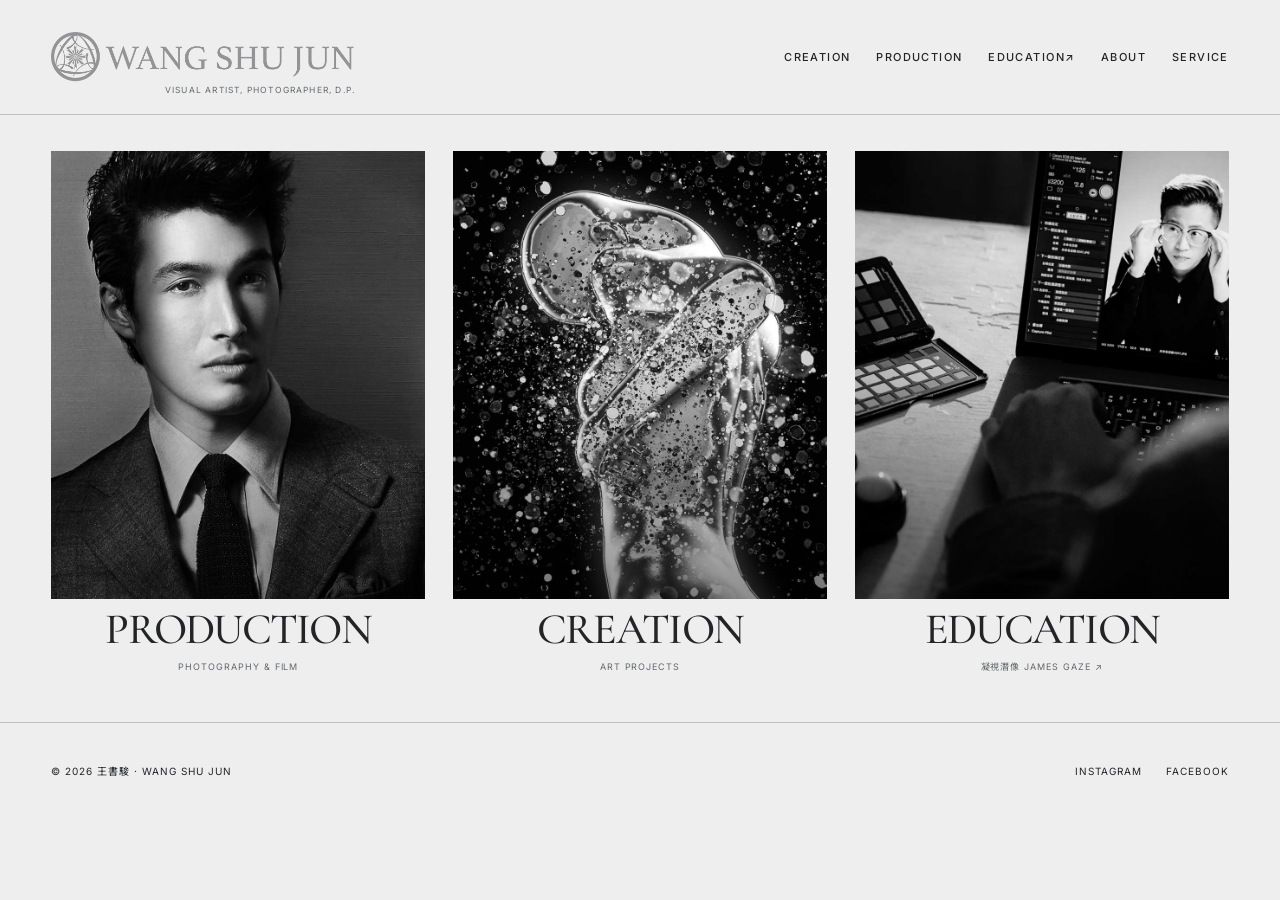
<file: index.html>
<!doctype html>
<html lang="zh-Hant">
  <head>
    <meta charset="UTF-8" />

    <!-- Google Analytics 4：把作品集的評估 ID（G- 開頭）貼進 GA_ID；留空＝不啟用，本機預覽也不會送資料 -->
    <script>
      (function () {
        var GA_ID = "G-8NMYYFVN35";
        var h = location.hostname;
        if (!GA_ID || !h || h === "localhost" || h === "127.0.0.1" || /^(192\.168|10)\./.test(h) || /\.local$/.test(h)) return;
        var s = document.createElement("script");
        s.async = true;
        s.src = "https://www.googletagmanager.com/gtag/js?id=" + GA_ID;
        document.head.appendChild(s);
        window.dataLayer = window.dataLayer || [];
        window.gtag = function () { window.dataLayer.push(arguments); };
        window.gtag("js", new Date());
        window.gtag("config", GA_ID, {
          send_page_view: false,
          allow_google_signals: false,
          allow_ad_personalization_signals: false
        });
      })();
    </script>

    <meta name="viewport" content="width=device-width, initial-scale=1.0" />
    <meta name="description" content="WANG SHU JUN — Visual Artist, Photographer, D.P." />
    <meta property="og:type" content="website" />
    <meta property="og:title" content="WANG SHU JUN — Visual Artist" />
    <meta property="og:description" content="WANG SHU JUN — Visual Artist, Photographer, D.P." />
    <meta property="og:url" content="https://jamesvivi.github.io/portfolio/" />
    <meta property="og:image" content="https://jamesvivi.github.io/portfolio/assets/covers/production.jpg" />
    <meta name="twitter:card" content="summary_large_image" />
    <title>WANG SHU JUN — Visual Artist</title>
    <link rel="icon" href="./assets/logo1.png" />
    <link rel="preconnect" href="https://fonts.googleapis.com" />
    <link rel="preconnect" href="https://fonts.gstatic.com" crossorigin />
    <link href="https://fonts.googleapis.com/css2?family=Cormorant+Garamond:wght@400;500;600&family=Inter:wght@400;500;600&family=Noto+Sans+TC:wght@400;500&family=Noto+Serif+TC:wght@400;500&display=swap" rel="stylesheet" />
    <link rel="stylesheet" href="styles.css" />
  </head>
  <body>
    <a class="skip-link" href="#app">跳至主要內容</a>
    <header class="site-header" id="site-header"></header>
    <main id="app" tabindex="-1"></main>
    <footer class="site-footer" id="site-footer"></footer>
    <noscript>
      <p style="padding: 2rem; color: inherit;">此網站需要啟用 JavaScript 才能顯示作品。<br />This site requires JavaScript to display the portfolio.</p>
    </noscript>
    <script type="module" src="app.js"></script>
  </body>
</html>
</file>
<file: styles.css>
:root{--bg:#eeeeee;--ink:#222426;--muted:#62686c;--line:#b9c0c5;
    --serif:"Cormorant Garamond", "Noto Serif TC", Georgia, serif;--sans:"Inter","Noto Sans TC",sans-serif;
    --side:clamp(1.25rem,4vw,5rem)}*{box-sizing:border-box}html{background:var(--bg);
    scroll-behavior:smooth}body{margin:0;color:var(--ink);
    font-family:var(--sans);font-size:15px;line-height:1.7}.skip-link{position:fixed;
    top:0;left:0;transform:translateY(-120%);z-index:100;background:#fff;
    color:#000;padding:.7rem 1rem}.skip-link:focus{transform:translateY(0)}a{color:inherit;
    text-decoration:none}

/* 全站 1920px 寬度限制與置中 */
.site-header, .site-footer, .home-hero, .listing, .text-page, .project {
    max-width: 1920px;
    margin-left: auto;
    margin-right: auto;
}

/* 桌機與平板版面：固定 Header 高度與上下空間，避免因 RWD 亂跳 */
.site-header{height:7.2rem;padding:0 var(--side);
    display:flex;align-items:center;justify-content:space-between;gap:1rem;
    position:sticky!important;top:0;z-index:20;background:rgba(238,238,238,.94)!important;border-bottom:1px solid var(--line);backdrop-filter:blur(14px)}

/* Brand 區塊：利用 flex 與固定 gap，鎖死 Logo 與小字的相對位置不變 */
.brand{position:static;transform:none;display:inline-flex;flex-direction:column;align-items:flex-end;justify-content:center;margin:0!important;z-index:2}
.brand span{display:none!important}
.brand img{display:block!important;width:auto;height:4.8rem!important;max-width:19rem!important;object-fit:contain;margin:0!important;filter:contrast(110%) brightness(80%)!important}
.brand .logo-mobile{display:none!important}
.brand small{display:block!important;font-size:8.5px;letter-spacing:0.14em;text-transform:uppercase;color:var(--muted)!important;width:100%;text-align:right;margin-top:-10px!important;line-height:1;font-family:var(--sans)}


.site-header nav{display:flex;align-items:center;gap:clamp(.9rem,2vw,2rem);font-size:11px;letter-spacing:.13em;text-transform:uppercase;font-weight:500;position:relative;z-index:3}
.site-header nav > a, .nav-menu .nav-parent{display:inline-flex;align-items:center;height:2.5rem;line-height:1;transition:opacity .2s}
.site-header nav a:hover{opacity:.5}.site-header i,.email-link i{font-style:normal}

/* 漢堡三條線按鈕樣式 */
.menu-toggle{display:none;background:none;border:0;width:2.4rem;height:2.4rem;padding:0;cursor:pointer;flex-direction:column;justify-content:center;align-items:center;gap:5px;z-index:3}
.hamburger-bar{display:block;width:1.6rem;height:2px;background:var(--ink);transition:transform .3s, opacity .3s}

.site-footer{padding:2.5rem var(--side);display:flex;justify-content:space-between;align-items:center;border-top:1px solid var(--line);font-size:10px;letter-spacing:.1em;text-transform:uppercase}
.site-footer p{margin:0}.site-footer div{display:flex;gap:1.5rem}

.home-hero{min-height:auto;padding:clamp(1.5rem,4vh,4rem) var(--side) clamp(2rem,5vh,5rem);display:flex;align-items:center}
.home-intro{display:none!important}
.portal-grid{display:grid;grid-template-columns:repeat(3,1fr);gap:clamp(1rem,2.2vw,4rem);max-width:1800px;width:100%;margin:auto}
.portal-card{display:block;min-width:0;text-align:center}

.portal-image{height:clamp(15rem, 35vw, 40rem);display:block;background:#7c8284 center/cover no-repeat;filter:grayscale(1);transition:filter .45s,transform .5s}

.portal-card:hover .portal-image{filter:grayscale(.15);transform:scale(.985)}
.portal-label{font:500 clamp(1.8rem,3.4vw,4.5rem)/.8 var(--serif);letter-spacing:-.04em;text-transform:uppercase;display:block;margin:.8rem 0 .3rem}
.portal-card small{font-size:9px;letter-spacing:.11em;text-transform:uppercase;color:var(--muted)}

.listing,.text-page,.project{padding:clamp(3rem,8vh,8rem) var(--side);min-height:65vh}
.eyebrow{font-size:10px;letter-spacing:.18em;text-transform:uppercase;color:var(--muted);margin:0 0 1rem}
.listing h1,.text-page h1,.project-heading h1,.not-found h1{font:500 clamp(3.7rem,8vw,10rem)/.78 var(--serif);letter-spacing:-.06em;text-transform:uppercase;margin:0;color:var(--ink)}
.project-index{margin-top:clamp(4rem,10vh,10rem);border-top:1px solid var(--line)}
.project-link{display:flex;align-items:center;justify-content:space-between;padding:1.3rem 0;border-bottom:1px solid var(--line);font:500 clamp(2rem,4vw,4.7rem)/1 var(--serif);letter-spacing:-.04em}
.project-link i{font:400 1.3rem var(--sans);transition:transform .2s}
.project-link:hover i{transform:translateX(.5rem)}
.project-heading{margin-bottom:clamp(3rem,7vh,7rem)}
.project-heading>p:last-child{margin:.9rem 0 0;color:var(--muted);font-size:11px;letter-spacing:.15em}

/* 經典有韻律感的多欄瀑布流（搭配 iOS 支援優化） */
.masonry{columns:3 20rem;column-gap:1.3rem;width:100%}
.masonry-item{display:block;margin:0;padding:0 0 1.3rem;break-inside:avoid;-webkit-column-break-inside:avoid;page-break-inside:avoid}
.media-button{padding:0;margin:0;border:0;background:none;display:block;width:100%;cursor:zoom-in}
.media-button img{display:block;width:100%;height:auto}

.storyboard{width:min(100%,1000px);margin:auto;display:grid;gap:clamp(2rem,7vw,8rem)}
.storyboard img,.storyboard video{width:100%;max-height:90svh;object-fit:contain;background:#c8cdd0}

.video{display:block!important;aspect-ratio:auto!important}
.video-frame{position:relative;width:100%;aspect-ratio:16/9}
.video-frame iframe{position:absolute;inset:0;width:100%;height:100%;border:0}
.video-gallery{width:min(100%,1500px)!important;grid-template-columns:repeat(2,minmax(0,1fr));align-items:start;gap:clamp(.9rem,1.4vw,1.5rem)!important}
.video-gallery .video{width:100%}
.video-facade{position:absolute;inset:0;width:100%;height:100%;padding:0;margin:0;border:0;background:#000;cursor:pointer;overflow:hidden;display:block}
.video-facade img{display:block;width:100%;height:100%;object-fit:cover}
.video-play{position:absolute;left:50%;top:50%;width:4rem;height:4rem;margin:-2rem 0 0 -2rem;border-radius:50%;background:rgba(238,238,238,.92);box-shadow:0 .2rem .8rem rgba(0,0,0,.25)}
.video-play::after{content:"";position:absolute;left:50%;top:50%;margin:-.6rem 0 0 -.35rem;border-style:solid;border-width:.6rem 0 .6rem 1rem;border-color:transparent transparent transparent #111}
.video-gallery>img{grid-column:1/-1}

/* 輪播滑軌與箭頭 */
.slider{position:relative;min-height:0!important;display:block!important;padding:0 2.5rem;overflow:hidden}
.slide-track{display:flex;gap:0.75rem;overflow-x:auto;scroll-snap-type:x mandatory;scroll-behavior:smooth;scrollbar-width:none}
.slide-track::-webkit-scrollbar{display:none}
.slide-track .slide{display:block!important;flex:0 0 auto;width:auto;height:auto!important;margin:0;scroll-snap-align:start}
.slide-track .slide img{display:block;width:auto!important;height:72svh!important;max-width:none!important;max-height:none!important;object-fit:contain}
.slider .slide-control{position:absolute;top:50%;transform:translateY(-50%);border:0!important;border-radius:50%!important;background:rgba(238,238,238,0.9)!important;width:3rem!important;height:3rem!important;display:grid;place-items:center;font-size:1.4rem!important;cursor:pointer;z-index:2;box-shadow:0 .2rem .8rem rgba(0,0,0,.12)!important;color:#111!important}
.slider .slide-control.previous{left:0!important}
.slider .slide-control.next{right:0!important}
.slide-count{display:none!important}

.empty-state{border:1px dashed var(--line);padding:3rem;text-align:center;color:var(--muted)}
.empty-state p{margin:0}.empty-state code{font-size:12px}

.text-page{max-width:1100px}
.text-page .lead{margin:3rem 0;font-size:12px;letter-spacing:.1em}
.text-page>p:not(.eyebrow):not(.lead):not(.placeholder){max-width:48rem;font-size:17px}
.placeholder{color:var(--muted);font-size:13px}

.process{list-style:none;padding:0;margin:4rem 0}
.process li{display:grid;grid-template-columns:4rem 1fr;gap:1rem;padding:1.5rem 0!important;border-top:1px solid var(--line);font-size:clamp(1.4rem,2.6vw,2.6rem);font-family:var(--serif)}
.process li:last-child{border-bottom:1px solid var(--line)}
.process b{font:400 10px var(--sans);vertical-align:middle;margin-right:2rem;letter-spacing:.1em}
.process li p{margin:.45rem 0 0;color:var(--muted);font:14px/1.8 var(--sans)}
.process strong{font-weight:500}

.email-link{font:500 clamp(1.8rem,4vw,4rem)/1 var(--serif);border-bottom:1px solid}
.not-found{min-height:60vh;padding:10rem var(--side)}
.lightbox{width:100vw;height:100svh;max-width:none;max-height:none;margin:0;border:0;background:rgba(15,16,17,.95);padding:4rem;place-items:center}
.lightbox[open]{display:grid}
.lightbox img{max-width:100%;max-height:100%;object-fit:contain}
.lightbox button{position:absolute;border:0;color:#fff;background:none;font-size:2rem;cursor:pointer}
.lightbox .close{top:1rem;right:2rem}
.lightbox .previous{left:1rem;top:50%}
.lightbox .next{right:1rem;top:50%}

/* Header hover menu (桌機) */
.nav-menu{position:relative;display:inline-flex;align-items:center}
.nav-menu summary{list-style:none;cursor:pointer}
.nav-menu>.nav-submenu{display:none!important;position:absolute!important;top:100%!important;left:-.5rem!important;min-width:11rem!important;padding:.4rem 0!important;background:#eee;border:0!important;box-shadow:none!important;z-index:30}
.nav-menu.submenu-open>.nav-submenu{display:block!important}
@media (hover:hover) and (pointer:fine){.nav-menu:hover>.nav-submenu,.nav-menu:focus-within>.nav-submenu{display:block!important}}
.nav-menu>.nav-submenu a{display:block;padding:.3rem .5rem!important;font-size:10px;letter-spacing:.09em;text-transform:none;line-height:1.35!important}

/* About 頁面樣式調整 */
.about-intro{display:grid;grid-template-columns:minmax(14rem,1fr) minmax(16rem,1fr);gap:clamp(2rem,5vw,6rem);align-items:start;margin-top:3rem}
.about-intro .about-portrait{width:100%;margin:0;display:block;filter:grayscale(1)}
.about-copy h2{font-family:var(--serif);font-weight:500;font-size:clamp(1.44rem,2.16vw,1.98rem);letter-spacing:.04em;margin:0 0 .6rem;color:var(--ink)}
.about-role{font-family:var(--serif);font-size:11.7px;letter-spacing:.12em;line-height:1.6;color:var(--ink);margin:0 0 2rem!important;padding-bottom:1.5rem;border-bottom:1px solid var(--line)}
.about-body p{color:var(--muted)!important;font-size:14px;line-height:1.95;margin:0 0 1.3rem!important}
.about-body p:last-child{margin-bottom:0!important}
.bio-list{margin-top:4rem;padding-top:2rem;border-top:1px solid var(--line)}
.bio-list h2{font:500 2rem var(--serif);margin:2rem 0 .5rem;color:var(--ink)}
.bio-list p{font-size:14px;line-height:2;color:var(--muted)!important}
.contact-intro{margin-top:3rem}

.project-description{max-width:48rem;margin-top:2.5rem;padding-left:1.25rem;border-left:1px solid var(--ink)}
.project-description p{margin:0 0 1rem;font-size:14px;line-height:1.85}
.project-description p:last-child{margin-bottom:0;color:var(--muted)}

/* 平板與手機響應式調整 (Max-width: 1024px) */
@media(max-width:1024px){
  .site-header{height:5.5rem;padding:0 var(--side);position:relative;justify-content:flex-end;backdrop-filter:none;-webkit-backdrop-filter:none}
  
  .brand{position:absolute;left:var(--side);transform:none;align-items:flex-start!important;justify-content:center!important;gap:2px!important}
  .brand .logo-desktop{display:none!important}
  .brand .logo-mobile{display:block!important;height:2.8rem!important;max-width:14rem!important}
  .brand small{display:none!important}
  
  .menu-toggle{display:flex;position:relative;z-index:3}
  
  .site-header nav{display:none;position:absolute;z-index:10;left:0;right:0;top:5.5rem;padding:1.8rem var(--side) 2.2rem;background:var(--bg);flex-direction:column;border-bottom:1px solid var(--line);align-items:center!important;text-align:center!important;font-size:14px!important;gap:1.2rem}
  .site-header.menu-open nav{display:flex}

  .nav-menu{display:flex;flex-direction:column;align-items:center;width:100%}
  .nav-menu>.nav-submenu{display:none!important;position:static!important;flex-direction:column;align-items:center;margin-top:0.4rem;background:transparent!important;box-shadow:none!important;border:0!important}
  .nav-menu.submenu-open>.nav-submenu{display:flex!important}
  .nav-menu>.nav-submenu a{font-size:12.5px!important;padding:0.3rem 0!important;color:var(--muted)}
  
  .site-footer{flex-direction:column;gap:1rem;text-align:center}
  .site-footer div{justify-content:center}
  .home-hero{padding-top:2rem}
  .portal-grid{grid-template-columns:1fr;gap:2.5rem;max-width:30rem}
  .portal-image{height:85.5vw;max-height:34.2rem}
  .portal-label{font-size:clamp(2.5rem,12vw,4rem)!important}
  
  .listing,.text-page,.project{padding-top:3rem;padding-left:1.25rem;padding-right:1.25rem}
  
  .listing h1,.text-page h1,.project-heading h1,.not-found h1{font-size:clamp(2.4rem, 8.5vw, 3.8rem)!important;line-height:0.95!important}
  
  /* 恢復平板與手機上好看且錯落有致的 2 欄多欄瀑布流 */
  .masonry{columns:2;column-gap:.8rem}
  .masonry-item{padding-bottom:.8rem}
  
  .slider{padding:0 1.8rem!important}
  .slide-track{gap:0.5rem}
  .slide-track .slide img{height:54svh!important}
  .slider .slide-control{width:2.4rem!important;height:2.4rem!important;font-size:1.1rem!important}
  .slider .slide-control.previous{left:0rem!important}
  .slider .slide-control.next{right:0rem!important}
  .slide-count{display:none!important}
  
  .video-gallery{grid-template-columns:1fr}
  .video-gallery>img{grid-column:auto}
  .process li{grid-template-columns:2.5rem 1fr}
  .about-intro{grid-template-columns:1fr;gap:2rem}
}
</file>
